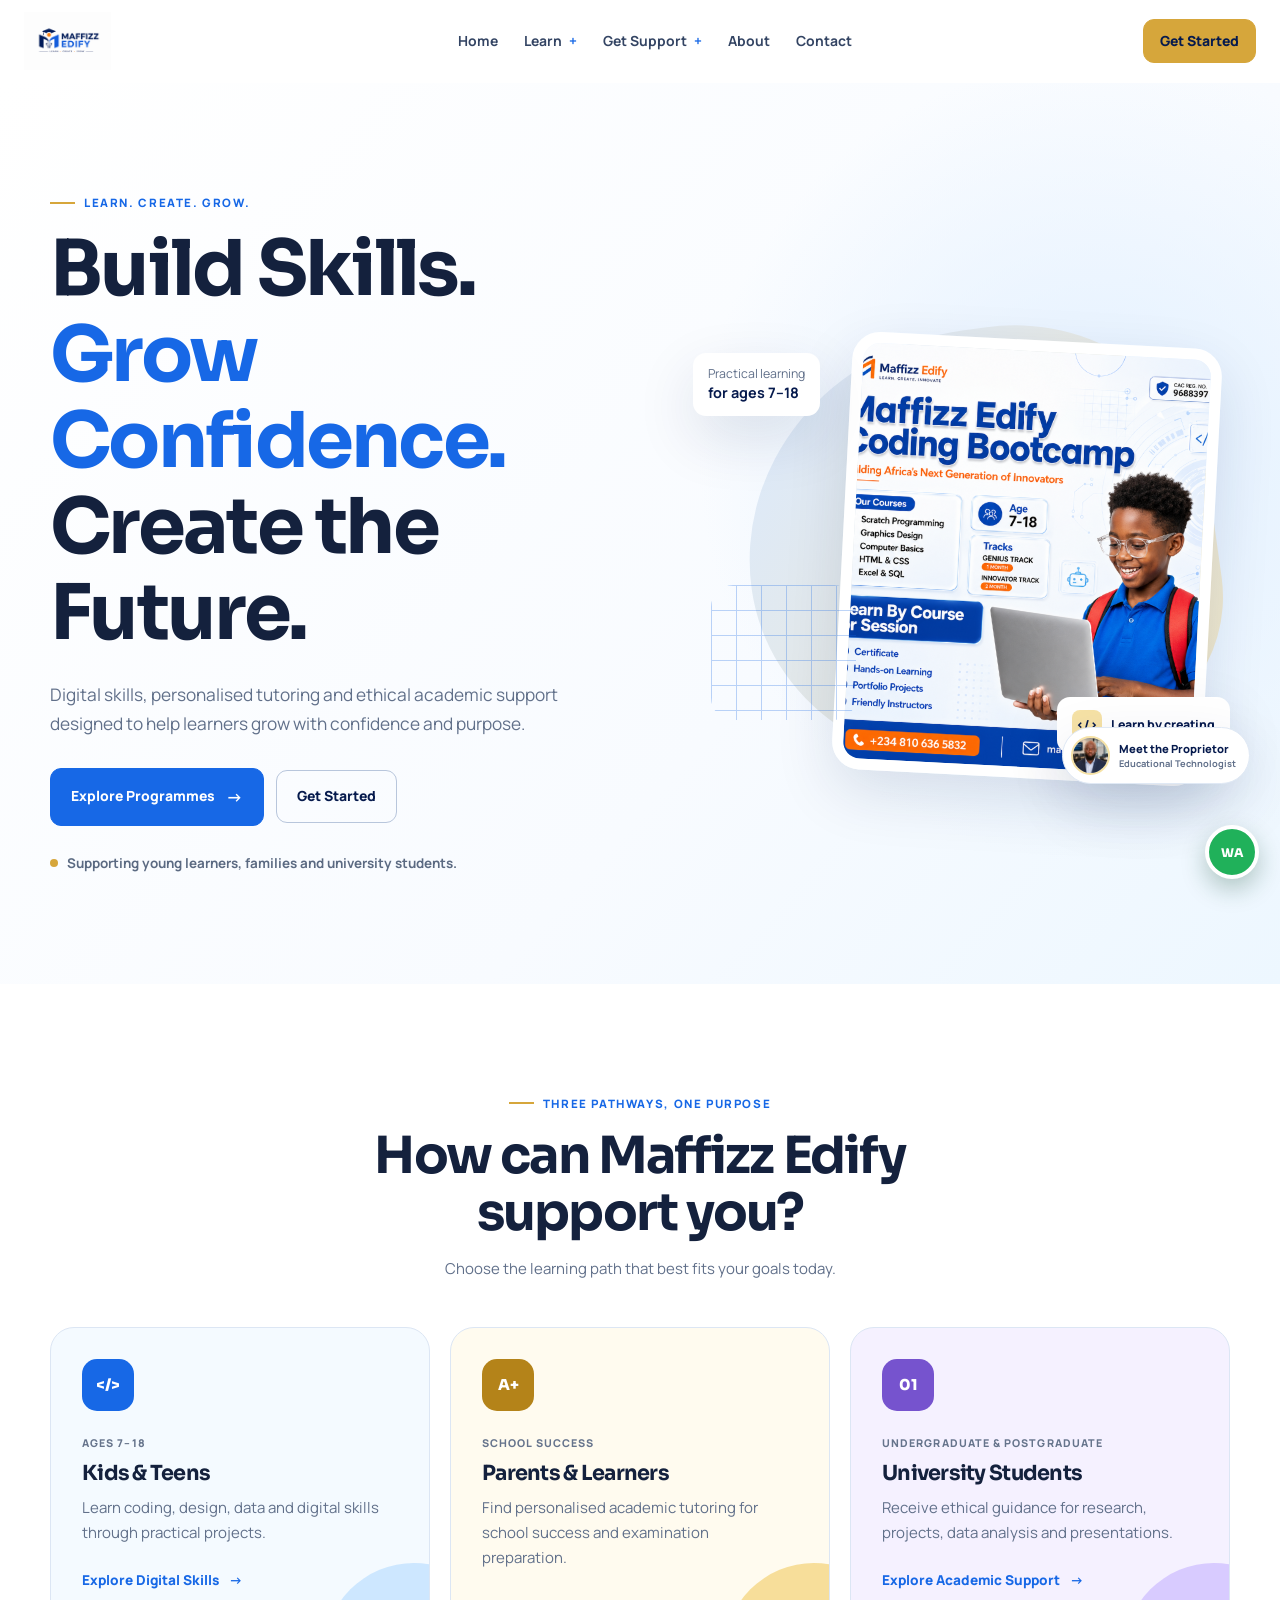
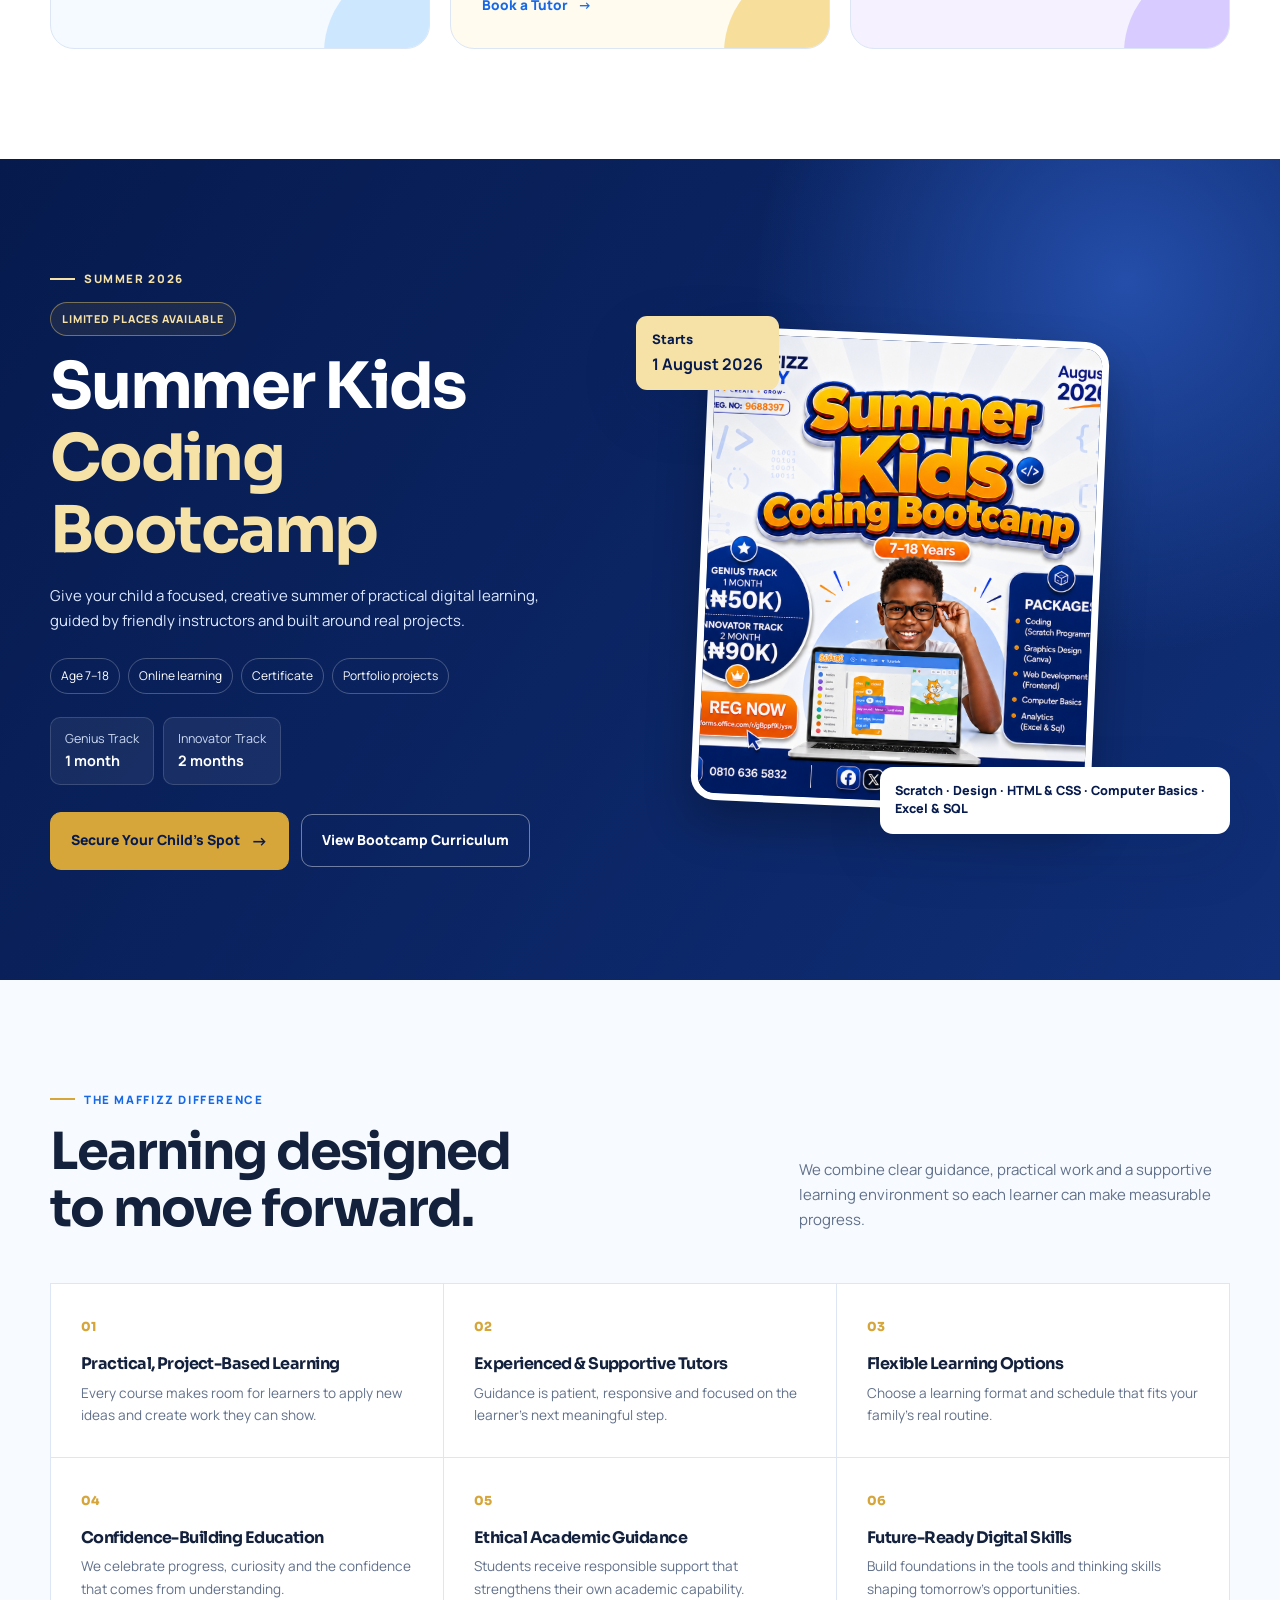
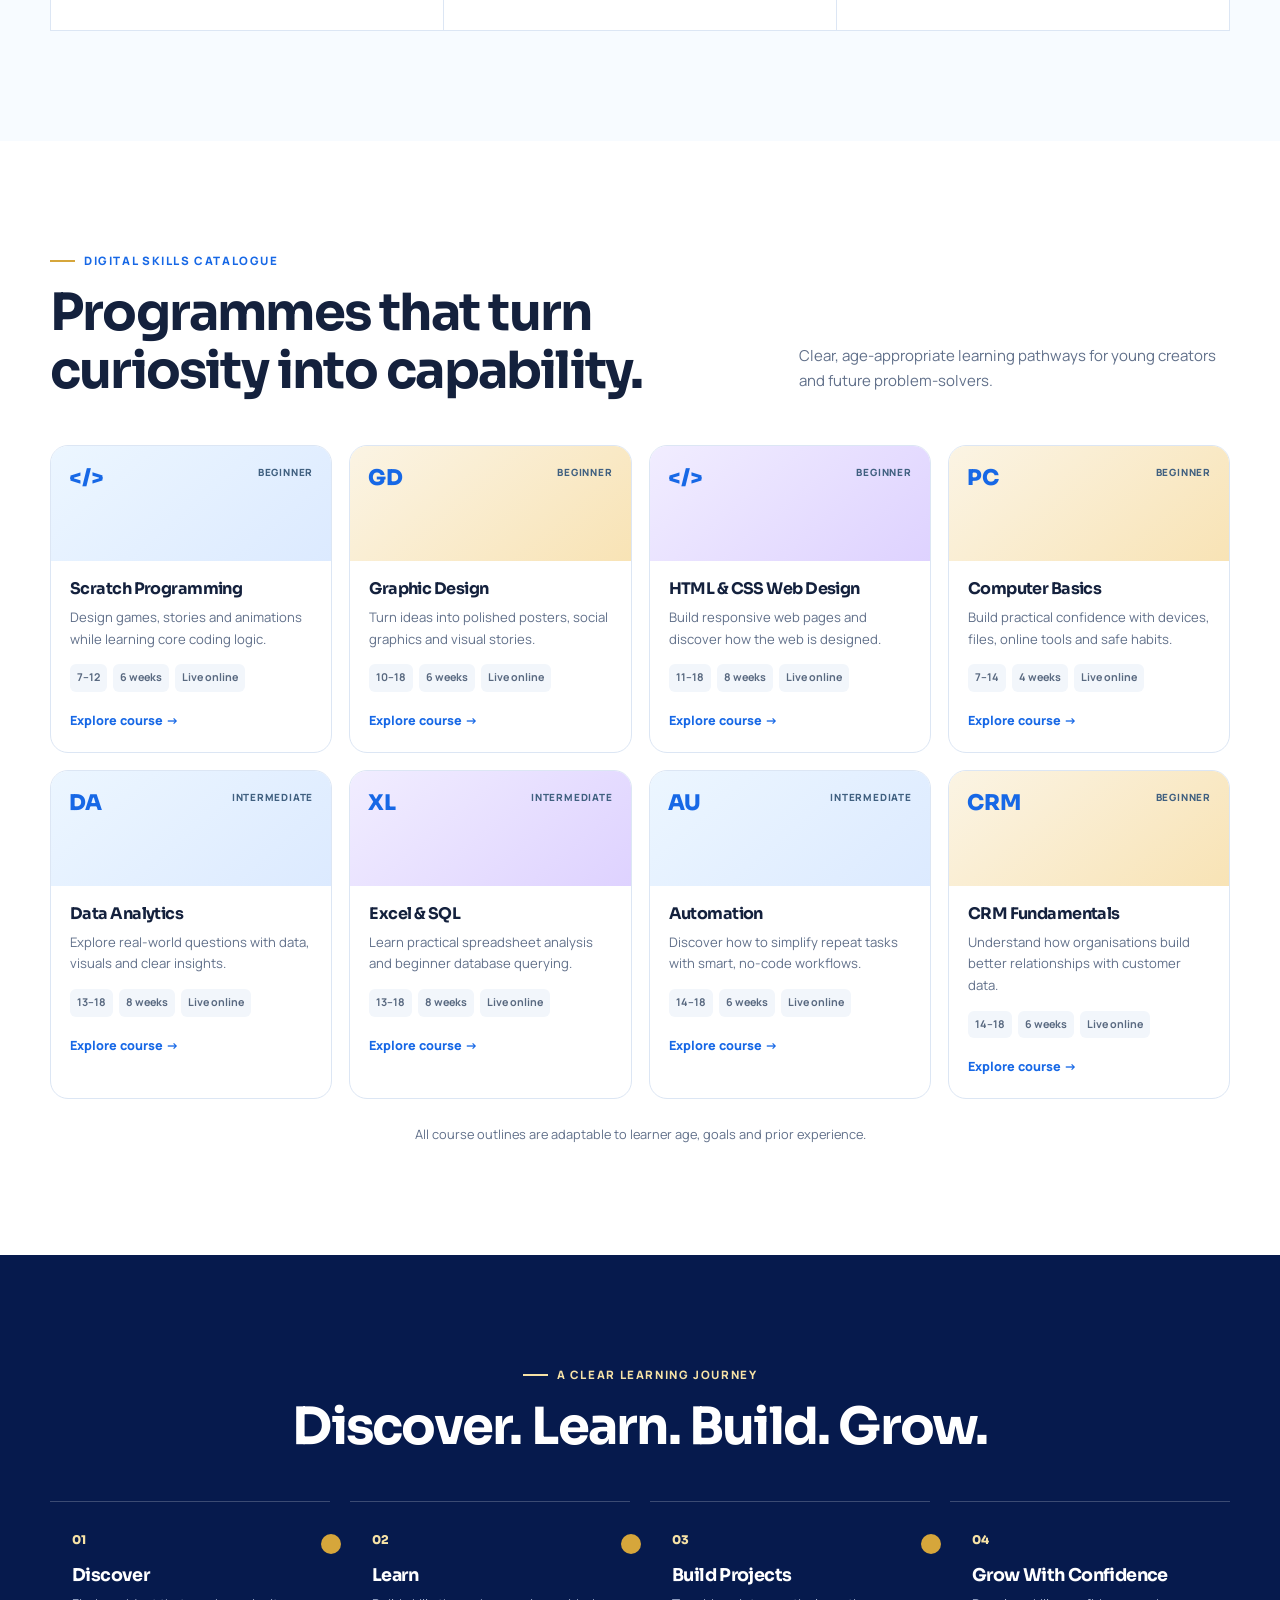
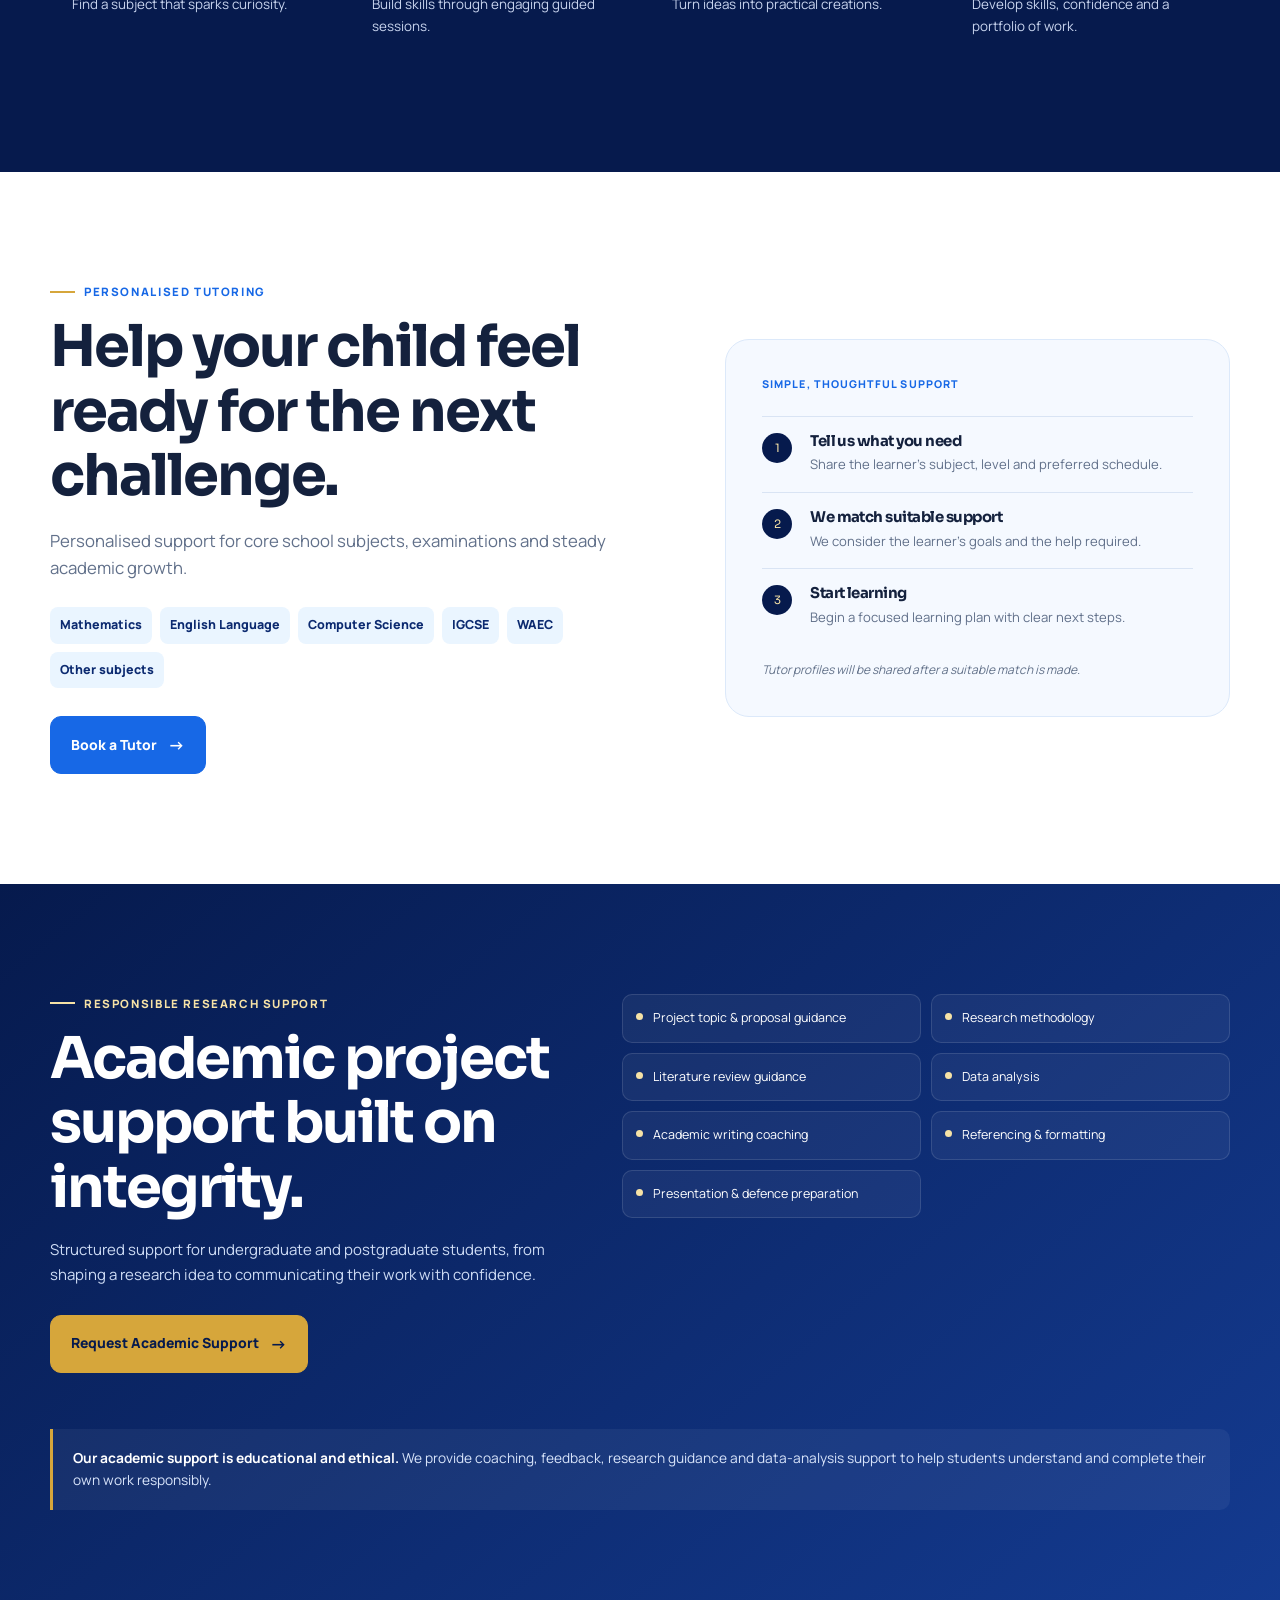
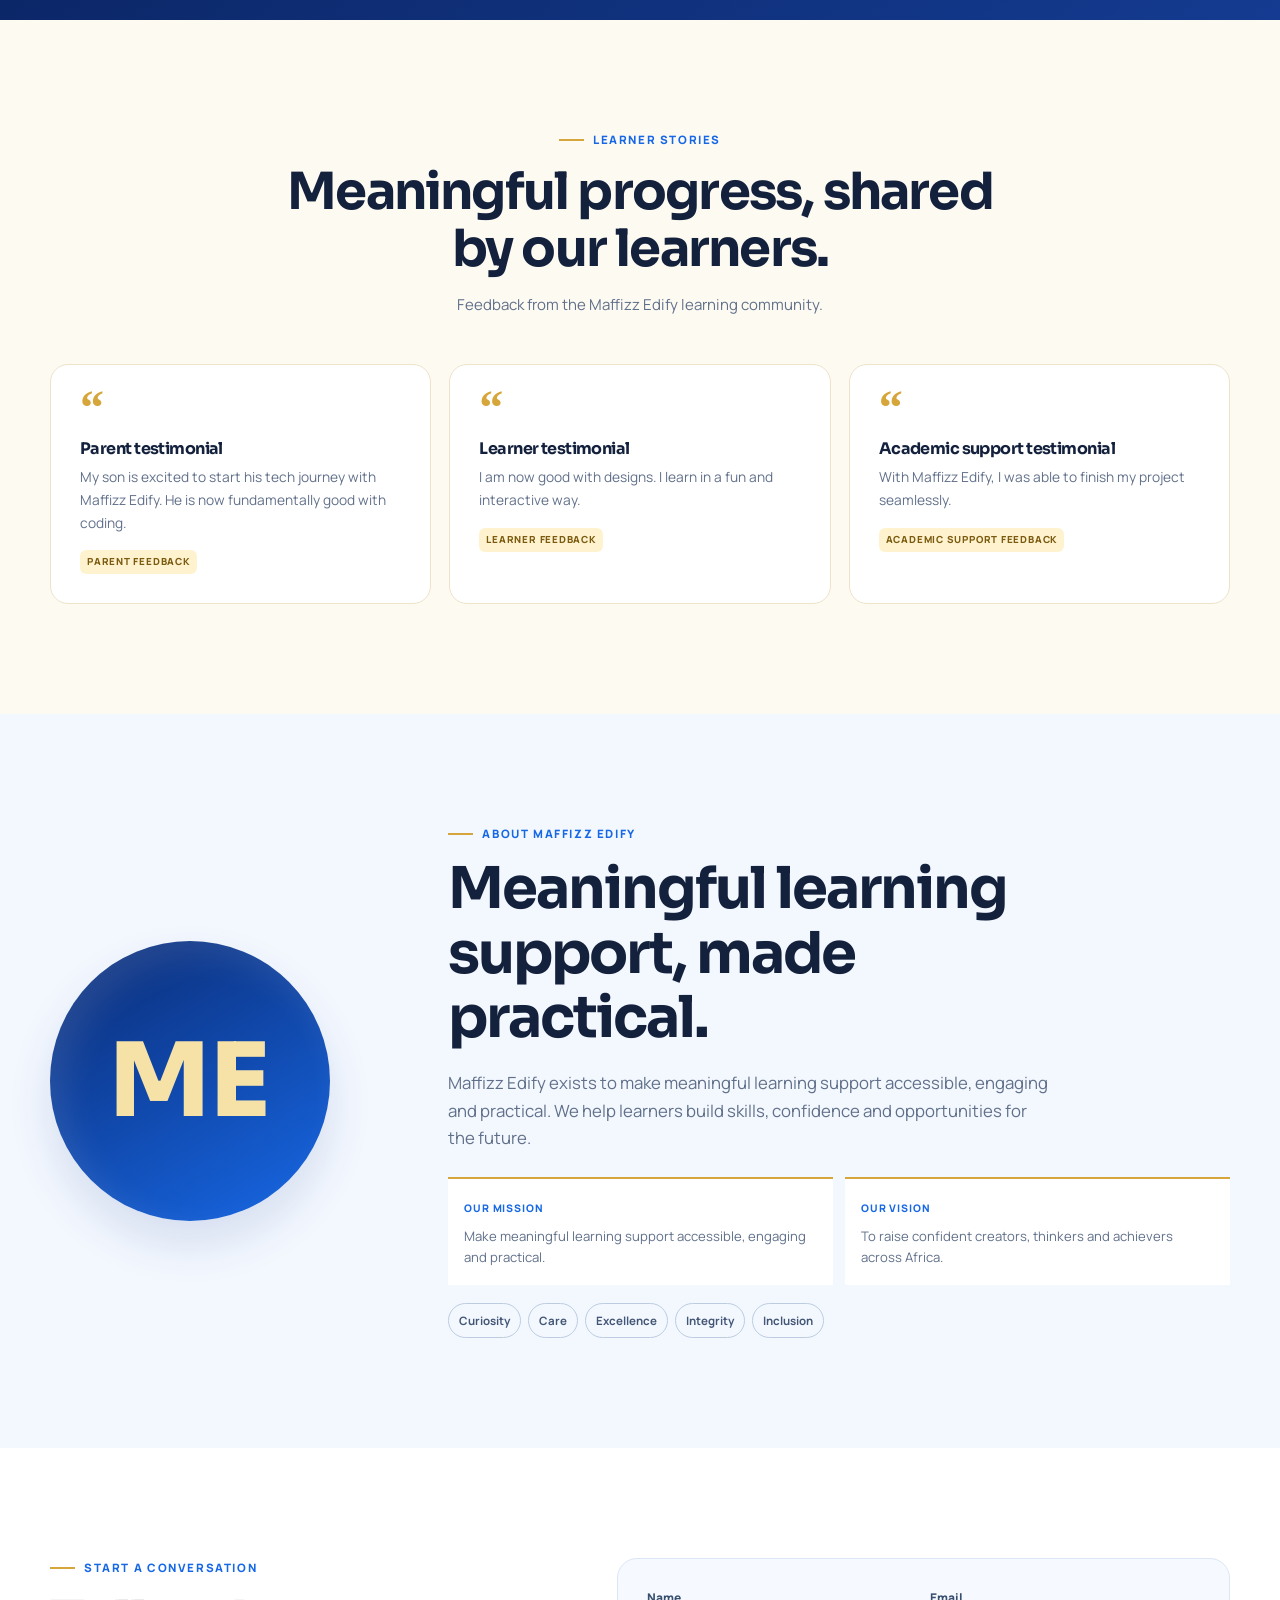
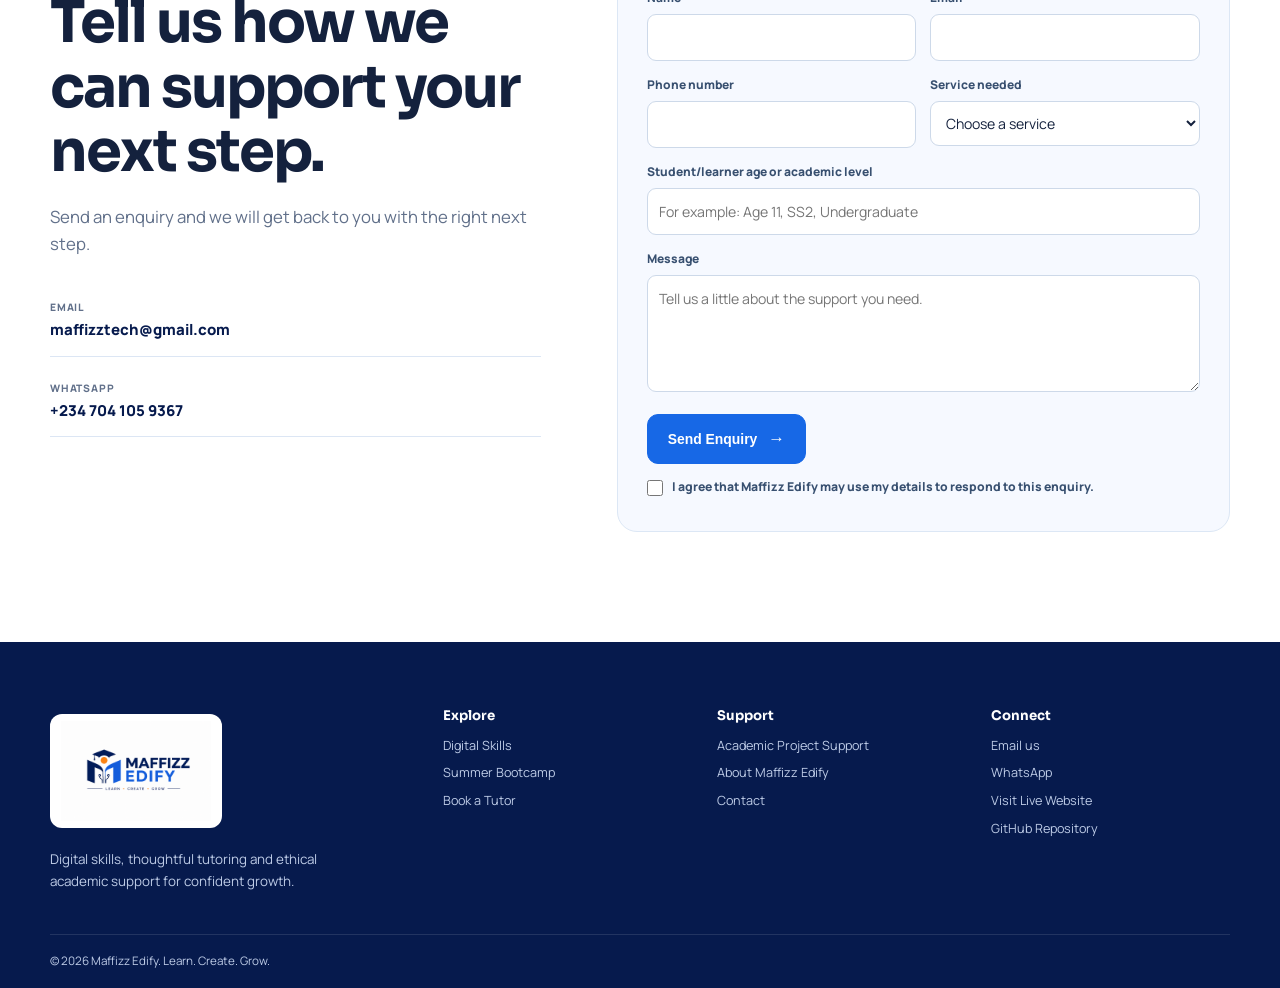
<file: index.html>
<!doctype html>
<html lang="en">
<head>
  <meta charset="utf-8">
  <meta name="viewport" content="width=device-width, initial-scale=1">
  <meta name="description" content="Maffizz Edify provides digital skills education for ages 7&ndash;18, personalised tutoring and ethical academic project support for learners and university students.">
  <meta name="theme-color" content="#061a4d">
  <meta property="og:title" content="Maffizz Edify | Digital Skills, Tutoring &amp; Academic Support">
  <meta property="og:description" content="Build skills, grow confidence and create the future with Maffizz Edify.">
  <meta property="og:type" content="website">
  <meta property="og:url" content="https://maffizztech.github.io/maffizz-edify/">
  <title>Maffizz Edify | Digital Skills, Tutoring &amp; Academic Support</title>
  <link rel="preconnect" href="https://fonts.googleapis.com">
  <link rel="preconnect" href="https://fonts.gstatic.com" crossorigin>
  <link href="https://fonts.googleapis.com/css2?family=Manrope:wght@400;500;600;700;800&family=Sora:wght@600;700;800&display=swap" rel="stylesheet">
  <link rel="stylesheet" href="style.css">
  <style>.proprietor-chip{position:absolute;z-index:4;right:-20px;bottom:4px;display:flex;align-items:center;gap:9px;padding:8px 13px 8px 8px;background:#fff;border:1px solid #e0e9f5;border-radius:99px;box-shadow:0 22px 60px rgba(7,31,84,.12);font-size:.7rem;color:#061a4d;font-weight:800}.proprietor-chip img{width:39px;height:39px;object-fit:cover;border-radius:50%;border:2px solid #f6e2a6}.proprietor-chip span{line-height:1.15}.proprietor-chip small{display:block;margin-top:3px;color:#61708a;font-size:.58rem;font-weight:700}.footer-brand{display:inline-flex!important;align-items:center;background:#fff!important;border-radius:12px;padding:7px 11px;max-width:180px}.footer-brand img{filter:none!important;width:150px!important;height:auto!important;opacity:1!important}@media(max-width:560px){.proprietor-chip{right:-3px;bottom:-8px}}</style>
  <script type="application/ld+json">{"@context":"https://schema.org","@type":"EducationalOrganization","name":"Maffizz Edify","url":"https://maffizztech.github.io/maffizz-edify/","email":"maffizztech@gmail.com","description":"Digital skills education, personalised tutoring and ethical academic project support."}</script>
</head>
<body>
  <a class="skip-link" href="#main">Skip to content</a>
  <header class="site-header" id="top">
    <div class="nav-shell">
      <a class="brand" href="#home" aria-label="Maffizz Edify home"><img src="maffizz-logo.png" alt="Maffizz Edify: Learn. Create. Grow." width="156" height="64"></a>
      <nav class="desktop-nav" aria-label="Primary navigation">
        <a href="#home">Home</a>
        <details class="nav-dropdown"><summary>Learn <span aria-hidden="true">+</span></summary><div><a href="#digital-skills">Digital Skills</a><a href="#courses">Courses</a><a href="#bootcamp">Summer Bootcamp</a></div></details>
        <details class="nav-dropdown"><summary>Get Support <span aria-hidden="true">+</span></summary><div><a href="#tutoring">Book a Tutor</a><a href="#academic-support">Academic Project Support</a></div></details>
        <a href="#about">About</a><a href="#contact">Contact</a>
      </nav>
      <div class="nav-actions"><a class="button button-small button-gold" href="#contact" data-track="get_started_nav">Get Started</a><button class="menu-button" type="button" aria-label="Open navigation" aria-expanded="false"><span></span><span></span><span></span></button></div>
    </div>
    <nav class="mobile-nav" aria-label="Mobile navigation" hidden><a href="#home">Home</a><a href="#digital-skills">Digital Skills</a><a href="#courses">Courses</a><a href="#bootcamp">Summer Bootcamp</a><a href="#tutoring">Book a Tutor</a><a href="#academic-support">Academic Project Support</a><a href="#about">About</a><a href="#contact">Contact</a></nav>
  </header>

  <main id="main">
    <section class="hero section-space" id="home">
      <div class="container hero-grid">
        <div class="hero-copy"><p class="eyebrow"><span></span> Learn. Create. Grow.</p><h1>Build Skills.<br><em>Grow Confidence.</em><br>Create the Future.</h1><p class="hero-lead">Digital skills, personalised tutoring and ethical academic support designed to help learners grow with confidence and purpose.</p><div class="button-row"><a class="button" href="#digital-skills" data-track="hero_programmes">Explore Programmes <b>&rarr;</b></a><a class="button button-outline" href="#contact" data-track="hero_start">Get Started</a></div><p class="trust-line"><span class="trust-dot"></span> Supporting young learners, families and university students.</p></div>
        <div class="hero-visual"><div class="hero-glow"></div><div class="visual-label label-top">Practical learning<br><strong>for ages 7&ndash;18</strong></div><div class="visual-label label-bottom"><span class="mini-icon">&lt;/&gt;</span> Learn by creating</div><div class="hero-photo-frame"><img src="bootcamp-coding.png" alt="Maffizz Edify learner exploring coding" fetchpriority="high"></div><div class="proprietor-chip"><img src="fab-proprietor.jpeg" alt="Maffizz Edify proprietor and educational technologist"><span>Meet the Proprietor<small>Educational Technologist</small></span></div><div class="visual-grid" aria-hidden="true"></div></div>
      </div>
    </section>

    <section class="audience section-space" id="digital-skills"><div class="container"><div class="section-intro centered"><p class="eyebrow"><span></span> Three pathways, one purpose</p><h2>How can Maffizz Edify<br>support you?</h2><p>Choose the learning path that best fits your goals today.</p></div><div class="audience-grid">
      <article class="audience-card kids"><div class="card-icon icon-code" aria-hidden="true">&lt;/&gt;</div><p class="card-kicker">Ages 7&ndash;18</p><h3>Kids &amp; Teens</h3><p>Learn coding, design, data and digital skills through practical projects.</p><a href="#courses" class="text-link" data-track="audience_digital">Explore Digital Skills <b>&rarr;</b></a></article>
      <article class="audience-card parent"><div class="card-icon icon-book" aria-hidden="true">A+</div><p class="card-kicker">School success</p><h3>Parents &amp; Learners</h3><p>Find personalised academic tutoring for school success and examination preparation.</p><a href="#tutoring" class="text-link" data-track="audience_tutoring">Book a Tutor <b>&rarr;</b></a></article>
      <article class="audience-card university"><div class="card-icon icon-chart" aria-hidden="true">01</div><p class="card-kicker">Undergraduate &amp; postgraduate</p><h3>University Students</h3><p>Receive ethical guidance for research, projects, data analysis and presentations.</p><a href="#academic-support" class="text-link" data-track="audience_academic">Explore Academic Support <b>&rarr;</b></a></article>
    </div></div></section>

    <section class="bootcamp section-space" id="bootcamp"><div class="container bootcamp-layout"><div class="bootcamp-copy"><p class="eyebrow light"><span></span> Summer 2026</p><p class="availability">Limited places available</p><h2>Summer Kids<br><em>Coding Bootcamp</em></h2><p>Give your child a focused, creative summer of practical digital learning, guided by friendly instructors and built around real projects.</p><div class="bootcamp-points"><span>Age 7&ndash;18</span><span>Online learning</span><span>Certificate</span><span>Portfolio projects</span></div><div class="track-pricing"><div><small>Genius Track</small><strong>1 month</strong></div><div><small>Innovator Track</small><strong>2 months</strong></div></div><div class="button-row"><a class="button button-gold" href="https://wa.me/2347041059367?text=Hello%20Maffizz%20Edify%2C%20I%20want%20to%20secure%20a%20Summer%20Kids%20Coding%20Bootcamp%20spot." target="_blank" rel="noopener" data-track="bootcamp_spot">Secure Your Child's Spot <b>&rarr;</b></a><a class="button button-ghost-light" href="#courses">View Bootcamp Curriculum</a></div></div><div class="bootcamp-media"><p class="start-date">Starts <strong>1 August 2026</strong></p><img src="bootcamp-summer-kids.png" alt="Summer Kids Coding Bootcamp flyer featuring courses and learning tracks" loading="lazy"><div class="course-ribbon">Scratch &middot; Design &middot; HTML &amp; CSS &middot; Computer Basics &middot; Excel &amp; SQL</div></div></div></section>

    <section class="benefits section-space"><div class="container"><div class="section-intro split"><div><p class="eyebrow"><span></span> The Maffizz difference</p><h2>Learning designed<br>to move forward.</h2></div><p>We combine clear guidance, practical work and a supportive learning environment so each learner can make measurable progress.</p></div><div class="benefit-grid">
      <article><span class="line-icon">01</span><h3>Practical, Project-Based Learning</h3><p>Every course makes room for learners to apply new ideas and create work they can show.</p></article><article><span class="line-icon">02</span><h3>Experienced &amp; Supportive Tutors</h3><p>Guidance is patient, responsive and focused on the learner's next meaningful step.</p></article><article><span class="line-icon">03</span><h3>Flexible Learning Options</h3><p>Choose a learning format and schedule that fits your family's real routine.</p></article><article><span class="line-icon">04</span><h3>Confidence-Building Education</h3><p>We celebrate progress, curiosity and the confidence that comes from understanding.</p></article><article><span class="line-icon">05</span><h3>Ethical Academic Guidance</h3><p>Students receive responsible support that strengthens their own academic capability.</p></article><article><span class="line-icon">06</span><h3>Future-Ready Digital Skills</h3><p>Build foundations in the tools and thinking skills shaping tomorrow's opportunities.</p></article>
    </div></div></section>

    <section class="courses section-space" id="courses"><div class="container"><div class="section-intro split"><div><p class="eyebrow"><span></span> Digital skills catalogue</p><h2>Programmes that turn curiosity into capability.</h2></div><p>Clear, age-appropriate learning pathways for young creators and future problem-solvers.</p></div><div class="course-grid" id="courseGrid"></div><p class="course-note">All course outlines are adaptable to learner age, goals and prior experience.</p></div></section>

    <section class="journey section-space"><div class="container"><div class="section-intro centered"><p class="eyebrow"><span></span> A clear learning journey</p><h2>Discover. Learn. Build. Grow.</h2></div><ol class="journey-list"><li><span>01</span><h3>Discover</h3><p>Find a subject that sparks curiosity.</p></li><li><span>02</span><h3>Learn</h3><p>Build skills through engaging guided sessions.</p></li><li><span>03</span><h3>Build Projects</h3><p>Turn ideas into practical creations.</p></li><li><span>04</span><h3>Grow With Confidence</h3><p>Develop skills, confidence and a portfolio of work.</p></li></ol></div></section>

    <section class="tutoring section-space" id="tutoring"><div class="container two-column"><div><p class="eyebrow"><span></span> Personalised tutoring</p><h2>Help your child feel ready for the next challenge.</h2><p class="large-copy">Personalised support for core school subjects, examinations and steady academic growth.</p><div class="subject-chips"><span>Mathematics</span><span>English Language</span><span>Computer Science</span><span>IGCSE</span><span>WAEC</span><span>Other subjects</span></div><a class="button" href="#contact" data-track="tutoring_start">Book a Tutor <b>&rarr;</b></a></div><div class="process-panel"><p class="panel-label">Simple, thoughtful support</p><div class="process-step"><b>1</b><div><h3>Tell us what you need</h3><p>Share the learner's subject, level and preferred schedule.</p></div></div><div class="process-step"><b>2</b><div><h3>We match suitable support</h3><p>We consider the learner's goals and the help required.</p></div></div><div class="process-step"><b>3</b><div><h3>Start learning</h3><p>Begin a focused learning plan with clear next steps.</p></div></div><p class="placeholder-note">Tutor profiles will be shared after a suitable match is made.</p></div></div></section>

    <section class="academic-support section-space" id="academic-support"><div class="container academic-layout"><div><p class="eyebrow light"><span></span> Responsible research support</p><h2>Academic project support built on integrity.</h2><p>Structured support for undergraduate and postgraduate students, from shaping a research idea to communicating their work with confidence.</p><a class="button button-gold" href="#contact" data-track="academic_start">Request Academic Support <b>&rarr;</b></a></div><div class="service-list"><span>Project topic &amp; proposal guidance</span><span>Research methodology</span><span>Literature review guidance</span><span>Data analysis</span><span>Academic writing coaching</span><span>Referencing &amp; formatting</span><span>Presentation &amp; defence preparation</span></div><p class="integrity-note"><strong>Our academic support is educational and ethical.</strong> We provide coaching, feedback, research guidance and data-analysis support to help students understand and complete their own work responsibly.</p></div></section>

    <section class="testimonials section-space"><div class="container"><div class="section-intro centered"><p class="eyebrow"><span></span> Learner stories</p><h2>Meaningful progress, shared by our learners.</h2><p>Feedback from the Maffizz Edify learning community.</p></div><div class="testimonial-grid"><article><p class="quote-mark">&ldquo;</p><h3>Parent testimonial</h3><p>My son is excited to start his tech journey with Maffizz Edify. He is now fundamentally good with coding.</p><small>Parent feedback</small></article><article><p class="quote-mark">&ldquo;</p><h3>Learner testimonial</h3><p>I am now good with designs. I learn in a fun and interactive way.</p><small>Learner feedback</small></article><article><p class="quote-mark">&ldquo;</p><h3>Academic support testimonial</h3><p>With Maffizz Edify, I was able to finish my project seamlessly.</p><small>Academic support feedback</small></article></div></div></section>

    <section class="about section-space" id="about"><div class="container about-layout"><div class="about-mark">ME</div><div><p class="eyebrow"><span></span> About Maffizz Edify</p><h2>Meaningful learning support, made practical.</h2><p class="large-copy">Maffizz Edify exists to make meaningful learning support accessible, engaging and practical. We help learners build skills, confidence and opportunities for the future.</p><div class="mission-grid"><div><small>Our mission</small><p>Make meaningful learning support accessible, engaging and practical.</p></div><div><small>Our vision</small><p>To raise confident creators, thinkers and achievers across Africa.</p></div></div><div class="values-row"><b>Curiosity</b><b>Care</b><b>Excellence</b><b>Integrity</b><b>Inclusion</b></div></div></div></section>

    <section class="contact section-space" id="contact"><div class="container contact-layout"><div><p class="eyebrow"><span></span> Start a conversation</p><h2>Tell us how we can support your next step.</h2><p class="large-copy">Send an enquiry and we will get back to you with the right next step.</p><div class="contact-details"><a href="mailto:maffizztech@gmail.com"><small>Email</small>maffizztech@gmail.com</a><a href="https://wa.me/2347041059367" target="_blank" rel="noopener" data-track="contact_whatsapp"><small>WhatsApp</small>+234 704 105 9367</a></div></div><form class="enquiry-form" id="enquiryForm" novalidate><div class="field"><label for="enquiryName">Name</label><input id="enquiryName" name="name" autocomplete="name" required></div><div class="field"><label for="enquiryEmail">Email</label><input id="enquiryEmail" name="email" type="email" autocomplete="email" required></div><div class="field"><label for="enquiryPhone">Phone number</label><input id="enquiryPhone" name="phone" type="tel" autocomplete="tel" required></div><div class="field"><label for="service">Service needed</label><select id="service" name="service" required><option value="">Choose a service</option><option>Digital Skills</option><option>Summer Bootcamp</option><option>Academic Tutoring</option><option>Academic Project Support</option></select></div><div class="field full"><label for="level">Student/learner age or academic level</label><input id="level" name="level" required placeholder="For example: Age 11, SS2, Undergraduate"></div><div class="field full"><label for="message">Message</label><textarea id="message" name="message" rows="4" required placeholder="Tell us a little about the support you need."></textarea></div><div class="full"><button class="button" type="submit" data-track="enquiry_submit">Send Enquiry <b>&rarr;</b></button><p class="form-message" aria-live="polite"></p></div></form></div></section>
  </main>

  <footer><div class="container footer-layout"><div><a class="brand footer-brand" href="#top"><img src="maffizz-logo.png" alt="Maffizz Edify" width="156" height="64"></a><p>Digital skills, thoughtful tutoring and ethical academic support for confident growth.</p></div><div><h3>Explore</h3><a href="#courses">Digital Skills</a><a href="#bootcamp">Summer Bootcamp</a><a href="#tutoring">Book a Tutor</a></div><div><h3>Support</h3><a href="#academic-support">Academic Project Support</a><a href="#about">About Maffizz Edify</a><a href="#contact">Contact</a></div><div><h3>Connect</h3><a href="mailto:maffizztech@gmail.com">Email us</a><a href="https://wa.me/2347041059367" target="_blank" rel="noopener">WhatsApp</a></div></div><div class="container footer-bottom">&copy; 2026 Maffizz Edify. Learn. Create. Grow.</div></footer>
  <a class="whatsapp-float" href="https://wa.me/2347041059367?text=Hello%20Maffizz%20Edify%2C%20I%20would%20like%20to%20make%20an%20enquiry." target="_blank" rel="noopener" aria-label="Chat with Maffizz Edify on WhatsApp" data-track="whatsapp_float">WA</a>
  <dialog class="course-modal" id="courseModal"><button class="modal-close" type="button" aria-label="Close course details">&times;</button><div id="modalContent"></div></dialog>
  <script src="script.js?v=20260720"></script>
</body>
</html>
</file>
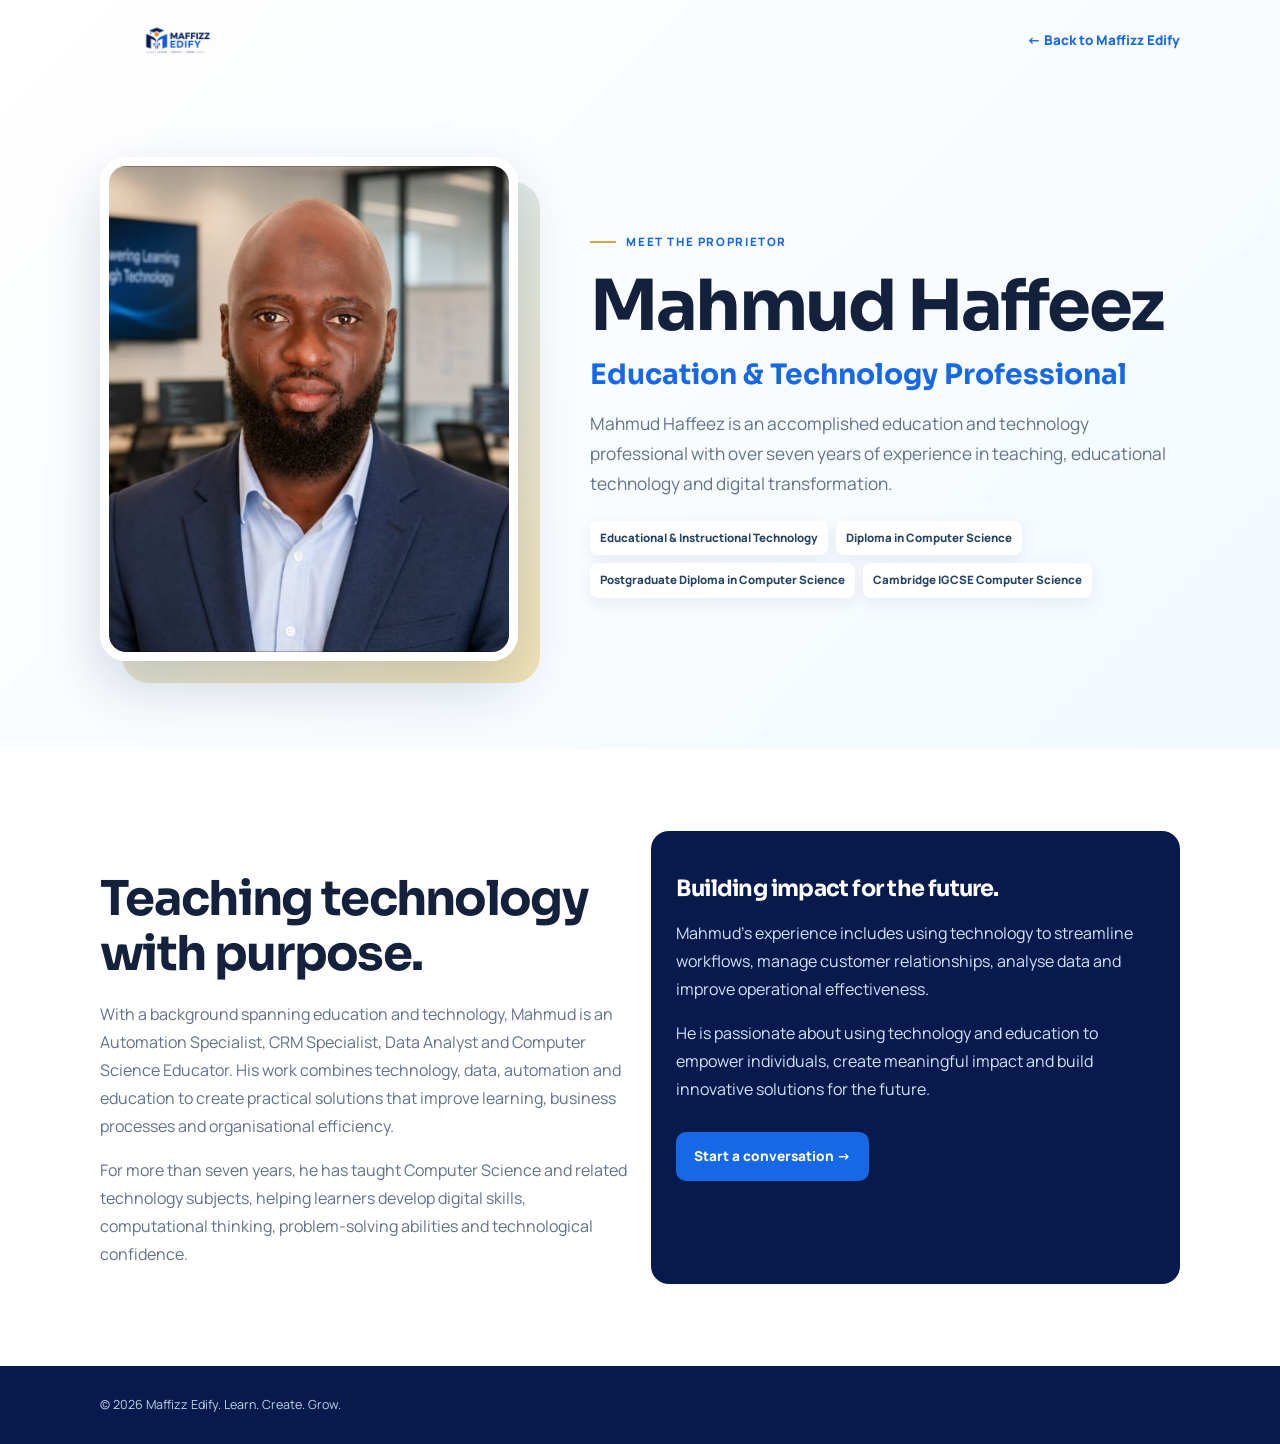
<file: mahmud-haffeez.html>
<!doctype html>
<html lang="en">
<head>
  <meta charset="utf-8">
  <meta name="viewport" content="width=device-width, initial-scale=1">
  <meta name="description" content="Meet Mahmud Haffeez, proprietor of Maffizz Edify and an education and technology professional.">
  <meta name="theme-color" content="#061a4d">
  <title>Mahmud Haffeez | Maffizz Edify</title>
  <link rel="preconnect" href="https://fonts.googleapis.com">
  <link rel="preconnect" href="https://fonts.gstatic.com" crossorigin>
  <link href="https://fonts.googleapis.com/css2?family=Manrope:wght@400;500;600;700;800&family=Sora:wght@600;700;800&display=swap" rel="stylesheet">
  <style>
    :root{--navy:#061a4d;--blue:#1768e6;--gold:#d6a63b;--sky:#edf7ff;--ink:#14213d;--muted:#62718a}*{box-sizing:border-box}body{margin:0;color:var(--ink);font:400 16px/1.75 Manrope,Arial,sans-serif;background:linear-gradient(135deg,#fff 0%,#eff8ff 100%)}a{text-decoration:none;color:inherit}.wrap{width:min(1080px,calc(100% - 42px));margin:auto}.topbar{min-height:82px;display:flex;align-items:center;justify-content:space-between;gap:18px}.brand img{display:block;width:152px;height:62px;object-fit:contain}.back{font-size:.84rem;font-weight:800;color:var(--blue)}.profile{display:grid;grid-template-columns:.83fr 1.17fr;gap:72px;align-items:center;padding:75px 0 88px}.portrait{position:relative}.portrait:before{content:"";position:absolute;inset:25px -22px -22px 22px;border-radius:27px;background:linear-gradient(145deg,#d7ebff,#f4e4b4)}.portrait img{position:relative;display:block;width:100%;aspect-ratio:.83;object-fit:cover;object-position:center top;border:9px solid #fff;border-radius:26px;box-shadow:0 24px 60px rgba(7,31,84,.18)}.eyebrow{display:flex;align-items:center;gap:10px;color:var(--blue);font-size:.72rem;text-transform:uppercase;letter-spacing:.14em;font-weight:800}.eyebrow:before{content:"";width:26px;height:2px;background:var(--gold)}h1,h2{font-family:Sora,Arial,sans-serif;line-height:1.16;letter-spacing:-.035em}h1{font-size:clamp(2.7rem,5.5vw,4.7rem);margin:14px 0}h1 span{display:block;color:var(--blue);font-size:.4em;letter-spacing:0;margin-top:11px}.intro{font-size:1.08rem;color:var(--muted);max-width:650px}.credentials{display:flex;flex-wrap:wrap;gap:8px;margin:22px 0 0}.credentials span{padding:7px 10px;border-radius:8px;background:#fff;color:#274464;font-size:.72rem;font-weight:800;box-shadow:0 5px 16px rgba(6,26,77,.07)}.story{padding:82px 0;background:#fff}.story-grid{display:grid;grid-template-columns:1fr 1fr;gap:22px}.story h2{font-size:clamp(2rem,4vw,3rem);margin-bottom:18px}.story p{color:var(--muted);margin:0 0 16px}.impact{padding:25px;border-radius:18px;background:var(--navy);color:#fff}.impact h2{font-size:1.4rem}.impact p{color:#d6e2fa;margin-top:12px}.cta{display:inline-flex;margin-top:13px;padding:13px 18px;border-radius:10px;background:var(--blue);color:#fff;font-size:.85rem;font-weight:800}.footer{padding:28px 0;background:var(--navy);color:#c2d0e8;font-size:.78rem}@media(max-width:760px){.profile,.story-grid{grid-template-columns:1fr;gap:38px}.profile{padding:45px 0 65px}.portrait{max-width:410px;margin:auto}.topbar{min-height:72px}.wrap{width:min(100% - 30px,1080px)}}
  </style>
</head>
<body>
  <header class="wrap topbar"><a class="brand" href="index.html" aria-label="Return to Maffizz Edify home"><img src="maffizz-logo.png" alt="Maffizz Edify"></a><a class="back" href="index.html">&larr; Back to Maffizz Edify</a></header>
  <main>
    <section class="wrap profile"><div class="portrait"><img src="fab-proprietor.jpeg" alt="Mahmud Haffeez, proprietor of Maffizz Edify"></div><div><p class="eyebrow">Meet the proprietor</p><h1>Mahmud Haffeez<span>Education &amp; Technology Professional</span></h1><p class="intro">Mahmud Haffeez is an accomplished education and technology professional with over seven years of experience in teaching, educational technology and digital transformation.</p><div class="credentials"><span>Educational &amp; Instructional Technology</span><span>Diploma in Computer Science</span><span>Postgraduate Diploma in Computer Science</span><span>Cambridge IGCSE Computer Science</span></div></div></section>
    <section class="story"><div class="wrap story-grid"><div><h2>Teaching technology with purpose.</h2><p>With a background spanning education and technology, Mahmud is an Automation Specialist, CRM Specialist, Data Analyst and Computer Science Educator. His work combines technology, data, automation and education to create practical solutions that improve learning, business processes and organisational efficiency.</p><p>For more than seven years, he has taught Computer Science and related technology subjects, helping learners develop digital skills, computational thinking, problem-solving abilities and technological confidence.</p></div><div class="impact"><h2>Building impact for the future.</h2><p>Mahmud&rsquo;s experience includes using technology to streamline workflows, manage customer relationships, analyse data and improve operational effectiveness.</p><p>He is passionate about using technology and education to empower individuals, create meaningful impact and build innovative solutions for the future.</p><a class="cta" href="index.html#contact">Start a conversation &rarr;</a></div></div></section>
  </main>
  <footer class="footer"><div class="wrap">&copy; 2026 Maffizz Edify. Learn. Create. Grow.</div></footer>
  <script src="script.js?v=20260719"></script>
</body>
</html>
</file>
<file: style.css>
:root{--navy:#061a4d;--navy-2:#0c2a70;--blue:#1768e6;--sky:#eaf5ff;--white:#fff;--ink:#14213d;--muted:#61708a;--line:#dce6f4;--gold:#d6a63b;--gold-light:#f6e2a6;--shadow:0 22px 60px rgba(7,31,84,.12);--radius:24px}*{box-sizing:border-box}html{scroll-behavior:smooth}body{margin:0;background:#fff;color:var(--ink);font:400 15px/1.65 Manrope,Arial,sans-serif}h1,h2,h3,p{margin:0}h1,h2,h3{font-family:Sora,Arial,sans-serif;line-height:1.12;letter-spacing:-.035em}a{color:inherit;text-decoration:none}img{max-width:100%}.container{width:min(1180px,calc(100% - 48px));margin:auto}.section-space{padding:110px 0}.skip-link{position:fixed;left:16px;top:-60px;z-index:99;background:var(--gold);padding:10px 14px;border-radius:8px;color:var(--navy);font-weight:800}.skip-link:focus{top:14px}.site-header{position:sticky;top:0;z-index:30;background:rgba(255,255,255,.92);backdrop-filter:blur(14px);border-bottom:1px solid transparent}.site-header.is-scrolled{border-color:var(--line)}.nav-shell{min-height:82px;width:min(1280px,calc(100% - 48px));margin:auto;display:flex;align-items:center;justify-content:space-between;gap:24px}.brand{display:flex;align-items:center}.brand img{display:block;width:142px;height:58px;object-fit:contain;object-position:left center}.desktop-nav{display:flex;align-items:center;gap:26px;font-weight:700;color:#334463;font-size:.87rem}.desktop-nav>a:hover,.desktop-nav a:focus{color:var(--blue)}.nav-dropdown{position:relative}.nav-dropdown summary{cursor:pointer;list-style:none}.nav-dropdown summary::-webkit-details-marker{display:none}.nav-dropdown summary span{margin-left:4px;color:var(--blue)}.nav-dropdown>div{position:absolute;top:30px;left:-18px;width:190px;padding:12px;background:#fff;border:1px solid var(--line);border-radius:14px;box-shadow:var(--shadow)}.nav-dropdown:not([open])>div{display:none}.nav-dropdown>div a{display:block;padding:8px 9px;border-radius:8px}.nav-dropdown>div a:hover{background:var(--sky)}.nav-actions{display:flex;align-items:center;gap:12px}.button{display:inline-flex;align-items:center;justify-content:center;gap:11px;background:var(--blue);color:#fff;border:1px solid var(--blue);border-radius:11px;padding:14px 20px;font-weight:800;font-size:.87rem;transition:transform .2s,box-shadow .2s,background .2s;cursor:pointer}.button:hover{transform:translateY(-2px);box-shadow:0 12px 25px rgba(23,104,230,.22)}.button b{font-size:1.05rem}.button-small{padding:10px 16px}.button-gold{background:var(--gold);border-color:var(--gold);color:var(--navy)}.button-outline{background:transparent;border-color:#b8c6dc;color:var(--navy)}.button-ghost-light{background:transparent;border-color:#ffffff69;color:#fff}.menu-button{display:none;width:42px;height:42px;border:1px solid var(--line);background:#fff;border-radius:10px;padding:10px}.menu-button span{height:2px;background:var(--navy);display:block;margin:4px 0}.mobile-nav{padding:8px 24px 18px;background:#fff;border-top:1px solid var(--line)}.mobile-nav a{display:block;padding:10px 0;font-weight:800;color:#334463}.eyebrow{display:flex;align-items:center;gap:9px;margin-bottom:14px;text-transform:uppercase;font-size:.72rem;letter-spacing:.14em;color:var(--blue);font-weight:800}.eyebrow span{width:25px;height:2px;background:var(--gold)}.eyebrow.light{color:var(--gold-light)}.eyebrow.light span{background:var(--gold-light)}.hero{overflow:hidden;background:radial-gradient(circle at 86% 42%,#e2f0ff 0,rgba(226,240,255,0) 33%),linear-gradient(132deg,#fff 0%,#f8fbff 62%,#edf7ff 100%)}.hero-grid{min-height:650px;display:grid;grid-template-columns:1fr .92fr;align-items:center;gap:60px}.hero h1{max-width:710px;font-size:clamp(3.2rem,6vw,5.75rem)}.hero h1 em{font-style:normal;color:var(--blue)}.hero-lead{max-width:630px;margin:25px 0 30px;color:var(--muted);font-size:1.08rem}.button-row{display:flex;align-items:center;flex-wrap:wrap;gap:12px}.trust-line{display:flex;align-items:center;gap:9px;margin-top:26px;color:#5b6a82;font-size:.84rem;font-weight:700}.trust-dot{width:8px;height:8px;border-radius:50%;background:var(--gold)}.hero-visual{position:relative;min-height:510px}.hero-glow{position:absolute;inset:52px 15px 25px 55px;border-radius:55% 45% 37% 50%;background:linear-gradient(130deg,#dbeaff,#f1e7c8);transform:rotate(-8deg)}.hero-photo-frame{position:absolute;right:18px;top:62px;width:min(370px,74%);overflow:hidden;border:11px solid #fff;border-radius:28px;box-shadow:var(--shadow);transform:rotate(3deg)}.hero-photo-frame img{height:416px;width:100%;object-fit:cover;object-position:53% center;display:block}.visual-grid{position:absolute;left:18px;bottom:68px;width:145px;height:135px;border-radius:22px;background:linear-gradient(90deg,#1768e6 1px,transparent 1px) 0 0/25px 25px,linear-gradient(#1768e6 1px,transparent 1px) 0 0/25px 25px;opacity:.28}.visual-label{position:absolute;background:#fff;box-shadow:var(--shadow);border-radius:13px;padding:13px 15px;z-index:2;font-size:.77rem;color:var(--muted);line-height:1.35}.visual-label strong{font-size:.9rem;color:var(--navy)}.label-top{left:0;top:75px}.label-bottom{right:0;bottom:35px;display:flex;align-items:center;gap:9px;font-weight:800;color:var(--navy)}.mini-icon{display:grid;place-items:center;width:30px;height:30px;background:var(--gold-light);color:var(--navy);border-radius:8px}.section-intro{margin-bottom:46px}.section-intro h2{font-size:clamp(2rem,4vw,3.4rem);max-width:720px}.section-intro>p:last-child{color:var(--muted);max-width:650px;margin-top:15px}.centered{text-align:center;display:flex;align-items:center;flex-direction:column}.split{display:grid;grid-template-columns:1.15fr .7fr;align-items:end;gap:42px}.split>p{color:var(--muted);max-width:420px;margin:0 0 5px}.audience{background:#fff}.audience-grid{display:grid;grid-template-columns:repeat(3,1fr);gap:20px}.audience-card{position:relative;min-height:305px;padding:31px;border:1px solid var(--line);border-radius:var(--radius);overflow:hidden;transition:transform .25s,box-shadow .25s}.audience-card:hover{transform:translateY(-7px);box-shadow:var(--shadow)}.audience-card:after{content:"";position:absolute;width:180px;height:180px;border-radius:50%;right:-75px;bottom:-95px;opacity:.65}.kids{background:#f4faff}.kids:after{background:#b8ddff}.parent{background:#fffbef}.parent:after{background:#f3d06e}.university{background:#f5f1ff}.university:after{background:#cab7ff}.card-icon{width:52px;height:52px;display:grid;place-items:center;border-radius:15px;color:#fff;font-weight:800;font-family:Sora}.icon-code{background:var(--blue)}.icon-book{background:#b48319}.icon-chart{background:#7653ce}.card-kicker{margin:24px 0 9px;text-transform:uppercase;letter-spacing:.1em;font-size:.67rem;font-weight:800;color:#66748c}.audience-card h3{font-size:1.3rem}.audience-card p:not(.card-kicker){color:var(--muted);margin:11px 0 22px;max-width:310px}.text-link{position:relative;z-index:1;color:var(--blue);font-size:.85rem;font-weight:800}.text-link b{margin-left:7px}.bootcamp{color:#fff;background:radial-gradient(circle at 88% 15%,#244eaa,transparent 28%),linear-gradient(125deg,#061a4d,#102f78)}.bootcamp-layout{display:grid;grid-template-columns:.9fr 1.05fr;gap:76px;align-items:center}.availability{display:inline-flex;color:var(--gold-light);border:1px solid #e8c96a74;background:#d6a63b19;padding:7px 11px;border-radius:99px;text-transform:uppercase;font-weight:800;letter-spacing:.08em;font-size:.68rem;margin-bottom:15px}.bootcamp h2{font-size:clamp(2.7rem,5vw,4.5rem)}.bootcamp h2 em{font-style:normal;color:var(--gold-light)}.bootcamp-copy>p:not(.eyebrow):not(.availability){color:#dce8ff;max-width:550px;margin:18px 0 24px}.bootcamp-points{display:flex;flex-wrap:wrap;gap:8px;margin:0 0 23px}.bootcamp-points span{font-size:.75rem;border:1px solid #ffffff3f;padding:7px 10px;border-radius:99px}.track-pricing{display:flex;gap:9px;margin:0 0 27px}.track-pricing div{padding:11px 14px;background:#ffffff10;border:1px solid #ffffff25;border-radius:10px}.track-pricing small{display:block;color:#cbd9f2}.track-pricing strong{display:block;font-size:.9rem}.bootcamp-media{position:relative;min-height:530px;padding:30px 15px 16px 64px}.bootcamp-media>img{width:min(400px,100%);height:474px;object-fit:cover;object-position:center;display:block;border:7px solid #fff;border-radius:24px;box-shadow:0 22px 46px rgba(0,0,0,.27);transform:rotate(2.5deg)}.start-date{position:absolute;z-index:2;left:0;top:12px;color:var(--navy);background:var(--gold-light);padding:13px 16px;border-radius:11px;box-shadow:var(--shadow);font-weight:800;font-size:.82rem}.start-date strong{display:block;font-size:1rem}.course-ribbon{position:absolute;z-index:2;bottom:0;right:0;max-width:350px;background:#fff;color:var(--navy);border-radius:13px;padding:15px;font-size:.79rem;line-height:1.5;font-weight:800;box-shadow:var(--shadow)}.benefits{background:#f7fbff}.benefit-grid{display:grid;grid-template-columns:repeat(3,1fr);border-left:1px solid var(--line);border-top:1px solid var(--line)}.benefit-grid article{padding:30px;border-right:1px solid var(--line);border-bottom:1px solid var(--line);background:#fff}.line-icon{font-family:Sora;color:var(--gold);font-size:.78rem;font-weight:800}.benefit-grid h3{font-size:1rem;margin:16px 0 9px}.benefit-grid p{color:var(--muted);font-size:.85rem}.courses{background:#fff}.course-grid{display:grid;grid-template-columns:repeat(4,1fr);gap:17px}.course-card{border:1px solid var(--line);border-radius:18px;overflow:hidden;background:#fff;transition:transform .2s,box-shadow .2s}.course-card:hover{transform:translateY(-5px);box-shadow:var(--shadow)}.course-top{min-height:115px;padding:18px;display:flex;justify-content:space-between;align-items:flex-start;background:linear-gradient(140deg,#ecf6ff,#dceaff)}.course-card:nth-child(2n) .course-top{background:linear-gradient(140deg,#fbf4e4,#f8e3b5)}.course-card:nth-child(3n) .course-top{background:linear-gradient(140deg,#f1edff,#ded2ff)}.course-symbol{font:800 1.35rem Sora;color:var(--blue)}.level-pill{font-size:.62rem;text-transform:uppercase;letter-spacing:.08em;color:#406080;font-weight:800}.course-body{padding:19px}.course-body h3{font-size:1rem}.course-body p{font-size:.82rem;color:var(--muted);margin:9px 0 14px}.course-meta{display:flex;flex-wrap:wrap;gap:6px;margin-bottom:16px}.course-meta span{font-size:.67rem;background:#f2f6fb;padding:5px 7px;border-radius:6px;color:#596980;font-weight:700}.course-body button{border:0;background:none;padding:0;color:var(--blue);font:800 .79rem Manrope;cursor:pointer}.course-note{text-align:center;color:var(--muted);font-size:.8rem;margin-top:25px}.journey{background:var(--navy);color:#fff}.journey .eyebrow{color:var(--gold-light)}.journey .eyebrow span{background:var(--gold-light)}.journey-list{display:grid;grid-template-columns:repeat(4,1fr);gap:20px;list-style:none;padding:0;margin:0;counter-reset:journey}.journey-list li{position:relative;padding:25px 22px;border-top:1px solid #ffffff36}.journey-list li:not(:last-child):after{content:"";position:absolute;right:-11px;top:32px;width:20px;height:20px;border-radius:50%;background:var(--gold)}.journey-list span{color:var(--gold-light);font:800 .75rem Sora}.journey-list h3{font-size:1.1rem;margin:14px 0 7px}.journey-list p{color:#c8d4ee;font-size:.84rem}.two-column{display:grid;grid-template-columns:1fr .86fr;gap:88px;align-items:center}.two-column h2,.academic-support h2,.about h2,.contact h2{font-size:clamp(2.25rem,4.5vw,3.8rem);max-width:660px}.large-copy{color:var(--muted);font-size:1.05rem;margin:18px 0 25px;max-width:600px}.subject-chips{display:flex;flex-wrap:wrap;gap:8px;margin:0 0 28px}.subject-chips span{background:var(--sky);color:var(--navy-2);font-weight:800;font-size:.78rem;padding:8px 10px;border-radius:8px}.process-panel{padding:36px;background:#f5f9ff;border-radius:var(--radius);border:1px solid #dce9fa}.panel-label{text-transform:uppercase;letter-spacing:.1em;font-size:.67rem;font-weight:800;color:var(--blue);margin-bottom:22px}.process-step{display:grid;grid-template-columns:35px 1fr;gap:13px;padding:16px 0;border-top:1px solid #d9e4f4}.process-step b{display:grid;place-items:center;width:30px;height:30px;border-radius:50%;background:var(--navy);color:var(--gold-light);font:.72rem Sora}.process-step h3{font-size:.93rem}.process-step p{font-size:.82rem;color:var(--muted);margin-top:5px}.placeholder-note{margin-top:16px;font-size:.75rem;color:#63728a;font-style:italic}.academic-support{color:#fff;background:linear-gradient(140deg,#061a4d,#143b91)}.academic-layout{display:grid;grid-template-columns:.85fr 1fr;gap:56px}.academic-support p:not(.eyebrow):not(.integrity-note){color:#cedcf5;max-width:560px;margin:18px 0 27px}.service-list{display:grid;grid-template-columns:1fr 1fr;gap:10px;align-content:start}.service-list span{position:relative;background:#ffffff0d;border:1px solid #ffffff1f;border-radius:10px;padding:13px 13px 13px 30px;font-size:.78rem}.service-list span:before{content:"";position:absolute;left:13px;top:18px;width:7px;height:7px;border-radius:50%;background:var(--gold-light)}.integrity-note{grid-column:1/-1;padding:18px 20px;margin:0;border-left:3px solid var(--gold);background:#ffffff0d;border-radius:0 10px 10px 0;color:#d9e5fb;font-size:.86rem}.integrity-note strong{color:#fff}.testimonials{background:#fdfaf2}.testimonial-grid{display:grid;grid-template-columns:repeat(3,1fr);gap:18px}.testimonial-grid article{padding:29px;border-radius:18px;background:#fff;border:1px solid #eee3c9}.quote-mark{font:700 3rem Georgia;color:var(--gold);line-height:.6}.testimonial-grid h3{font-size:1rem;margin:18px 0 8px}.testimonial-grid article>p:not(.quote-mark){color:var(--muted);font-size:.86rem}.testimonial-grid small{display:inline-block;margin-top:16px;padding:4px 7px;border-radius:6px;background:#fff3cf;color:#7c5b10;font-weight:800;text-transform:uppercase;font-size:.61rem;letter-spacing:.08em}.about{background:#f3f8ff}.about-layout{display:grid;grid-template-columns:.42fr 1fr;align-items:center;gap:70px}.about-mark{display:grid;place-items:center;width:min(100%,280px);aspect-ratio:1;border-radius:50%;background:linear-gradient(150deg,#0a2a73,#1768e6);box-shadow:inset 14px 14px 35px #ffffff1b,0 23px 45px #072c791f;color:var(--gold-light);font:800 clamp(3rem,8vw,6.4rem) Sora}.mission-grid{display:grid;grid-template-columns:1fr 1fr;gap:12px}.mission-grid div{padding:16px;border-top:2px solid var(--gold);background:#fff}.mission-grid small{color:var(--blue);font-weight:800;text-transform:uppercase;letter-spacing:.08em;font-size:.65rem}.mission-grid p{margin-top:6px;font-size:.82rem;color:var(--muted)}.values-row{display:flex;flex-wrap:wrap;gap:7px;margin-top:18px}.values-row b{font-size:.72rem;border:1px solid #bdcce1;border-radius:99px;padding:7px 10px;color:#445676}.contact{background:#fff}.contact-layout{display:grid;grid-template-columns:.8fr 1fr;gap:76px}.contact-details{display:grid;gap:10px;margin-top:28px}.contact-details a{padding:13px 0;border-bottom:1px solid var(--line);font-weight:800;color:var(--navy)}.contact-details small{display:block;color:var(--muted);text-transform:uppercase;letter-spacing:.08em;font-size:.64rem;margin-bottom:2px}.enquiry-form{display:grid;grid-template-columns:1fr 1fr;gap:14px;padding:29px;background:#f6f9ff;border:1px solid #dce7f5;border-radius:20px}.field.full{grid-column:1/-1}.field label{display:block;margin-bottom:6px;color:#385070;font-size:.75rem;font-weight:800}.field input,.field select,.field textarea{width:100%;border:1px solid #cdd9e9;border-radius:9px;background:#fff;color:var(--ink);font:inherit;font-size:.88rem;padding:11px;outline-color:var(--blue)}.field textarea{resize:vertical}.form-message{display:none;margin:12px 0 0;color:#16723d;font-size:.82rem;font-weight:800}footer{padding:65px 0 0;background:var(--navy);color:#bdcbe6}.footer-layout{display:grid;grid-template-columns:1.5fr repeat(3,1fr);gap:35px}.footer-layout>div:first-child p{max-width:320px;margin-top:13px;font-size:.84rem}.footer-brand img{filter:brightness(0) invert(1);opacity:.97}.footer-layout h3{font:700 .83rem Sora;color:#fff;letter-spacing:0;margin-bottom:12px}.footer-layout a{display:block;margin:7px 0;font-size:.79rem}.footer-bottom{margin-top:42px;padding:17px 0;border-top:1px solid #ffffff1d;font-size:.73rem}.whatsapp-float{position:fixed;right:21px;bottom:21px;z-index:25;width:54px;height:54px;display:grid;place-items:center;border-radius:50%;background:#20b15a;color:#fff;border:4px solid #fff;box-shadow:0 10px 25px rgba(11,70,38,.28);font:800 .75rem Sora}.course-modal{width:min(650px,calc(100% - 30px));border:0;border-radius:22px;padding:0;box-shadow:0 30px 90px #00123855}.course-modal::backdrop{background:#061a4dbb}.course-modal>div{padding:39px}.modal-close{position:absolute;right:15px;top:14px;border:0;background:#edf3fb;border-radius:50%;width:32px;height:32px;font-size:1.5rem;cursor:pointer}.modal-kicker{font-size:.68rem;font-weight:800;color:var(--blue);text-transform:uppercase;letter-spacing:.1em}.modal-title{font-size:2rem;margin:8px 0 12px}.modal-intro{color:var(--muted)}.modal-details{display:grid;grid-template-columns:repeat(3,1fr);gap:8px;margin:20px 0}.modal-details span{background:#f2f6fb;border-radius:8px;padding:9px;font-size:.72rem;font-weight:800}.modal-section{margin-top:20px}.modal-section h3{font-size:.95rem}.modal-section ul{padding-left:18px;color:var(--muted);font-size:.85rem}.modal-section li{margin:4px 0}@media(max-width:1000px){.desktop-nav{gap:14px}.hero-grid,.bootcamp-layout,.two-column,.academic-layout,.contact-layout{gap:38px}.course-grid{grid-template-columns:repeat(3,1fr)}.hero h1{font-size:clamp(3rem,6vw,4.8rem)}}@media(max-width:820px){.desktop-nav{display:none}.menu-button{display:block}.mobile-nav[hidden]{display:none}.hero-grid,.bootcamp-layout,.two-column,.academic-layout,.contact-layout{grid-template-columns:1fr}.hero-grid{padding:40px 0;min-height:0}.hero-visual{max-width:520px;width:100%;margin:auto;min-height:470px}.bootcamp-media{max-width:580px;width:100%;margin:auto}.split{grid-template-columns:1fr;gap:12px}.split>p{max-width:620px}.course-grid{grid-template-columns:repeat(2,1fr)}.benefit-grid{grid-template-columns:repeat(2,1fr)}.journey-list{grid-template-columns:repeat(2,1fr)}.journey-list li:nth-child(2):after{display:none}.about-layout{grid-template-columns:1fr;gap:35px}.about-mark{width:190px}.footer-layout{grid-template-columns:repeat(3,1fr)}.footer-layout>div:first-child{grid-column:1/-1}.testimonial-grid{grid-template-columns:1fr}.academic-layout{gap:30px}}@media(max-width:560px){.container,.nav-shell{width:min(100% - 30px,1180px)}.section-space{padding:72px 0}.nav-actions .button{display:none}.hero h1{font-size:clamp(2.8rem,13vw,4rem)}.hero-visual{min-height:395px}.hero-photo-frame{right:0;top:45px;width:76%}.hero-photo-frame img{height:325px}.label-top{left:0;top:28px}.label-bottom{right:0;bottom:14px}.audience-grid,.course-grid,.benefit-grid{grid-template-columns:1fr}.audience-card{min-height:0}.bootcamp-media{padding-left:30px;min-height:435px}.bootcamp-media>img{height:390px}.start-date{left:0}.course-ribbon{left:0;right:auto;bottom:-28px}.track-pricing{flex-wrap:wrap}.journey-list{grid-template-columns:1fr}.journey-list li:after{display:none!important}.service-list{grid-template-columns:1fr}.mission-grid,.enquiry-form{grid-template-columns:1fr}.enquiry-form{padding:20px}.field.full{grid-column:auto}.footer-layout{grid-template-columns:1fr 1fr}.footer-layout>div:first-child{grid-column:1/-1}.modal-details{grid-template-columns:1fr}.course-modal>div{padding:32px 22px}.whatsapp-float{right:15px;bottom:15px}}
</file>
